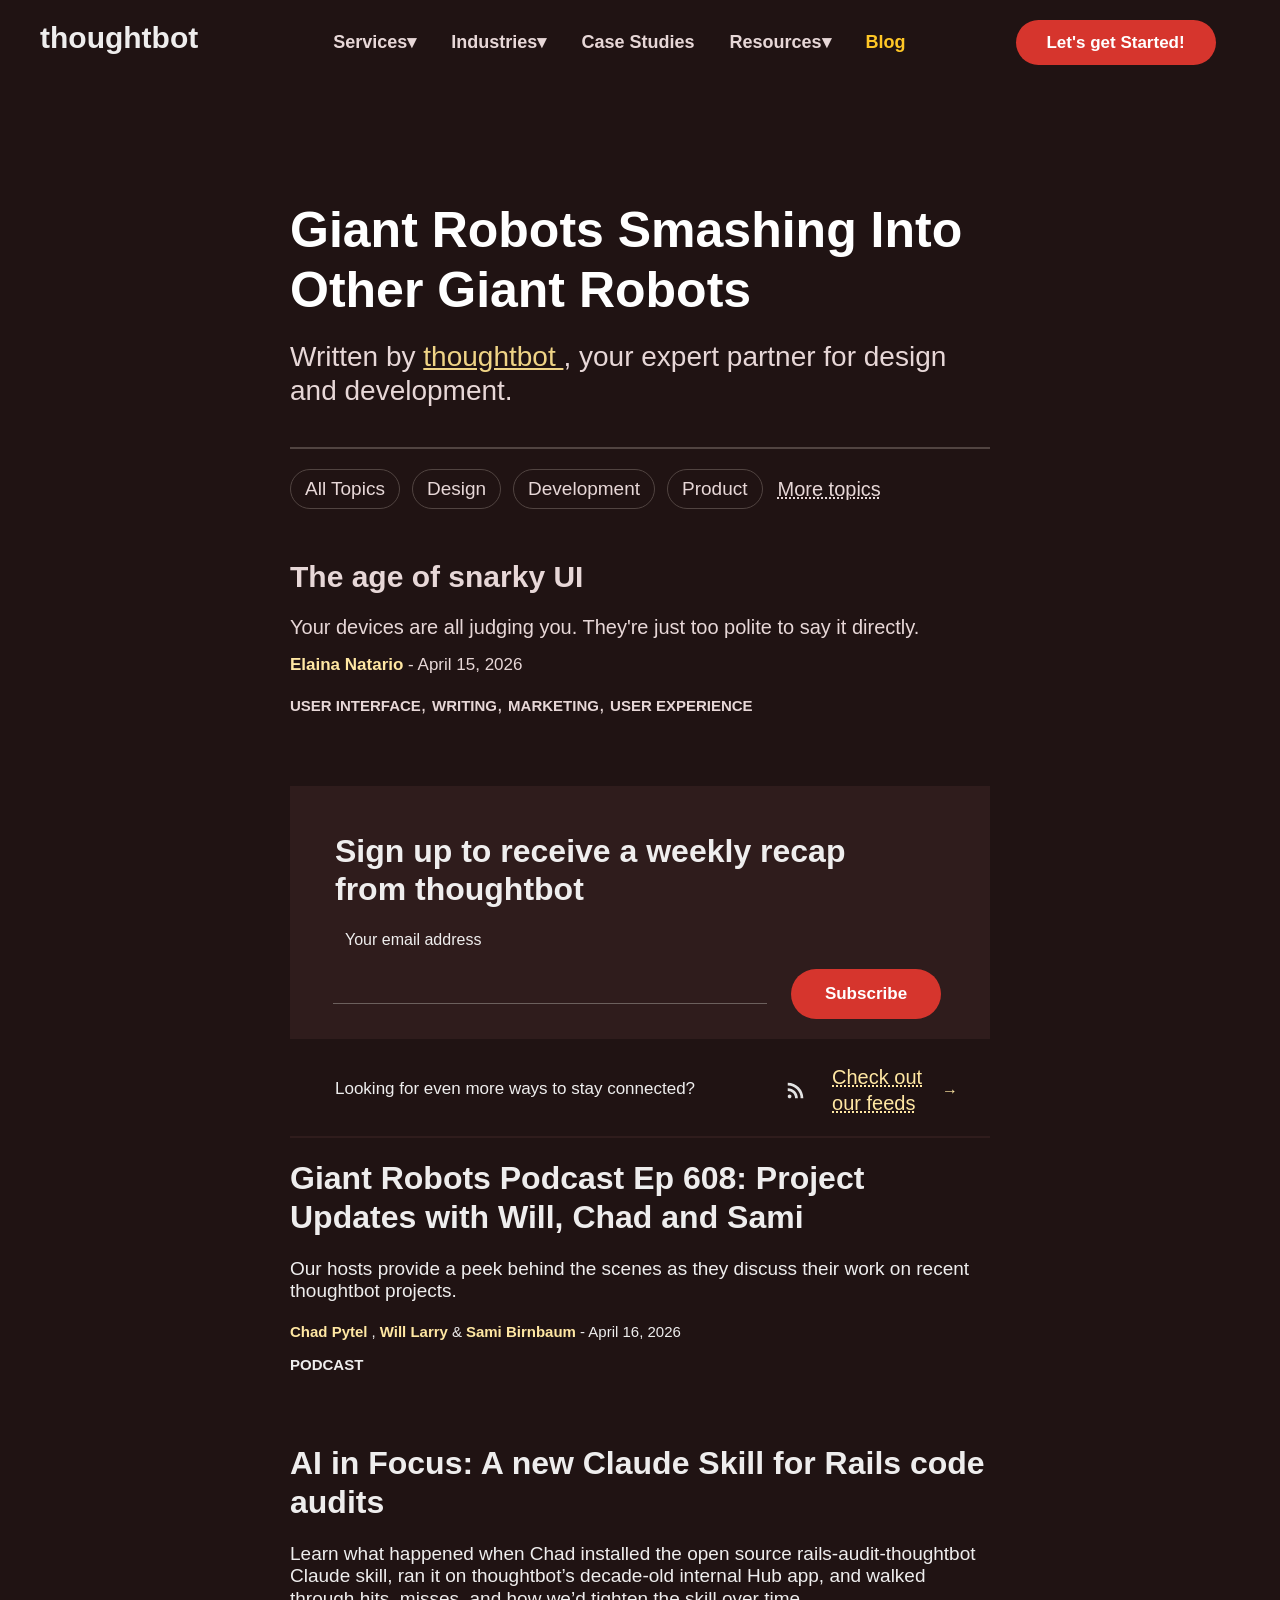
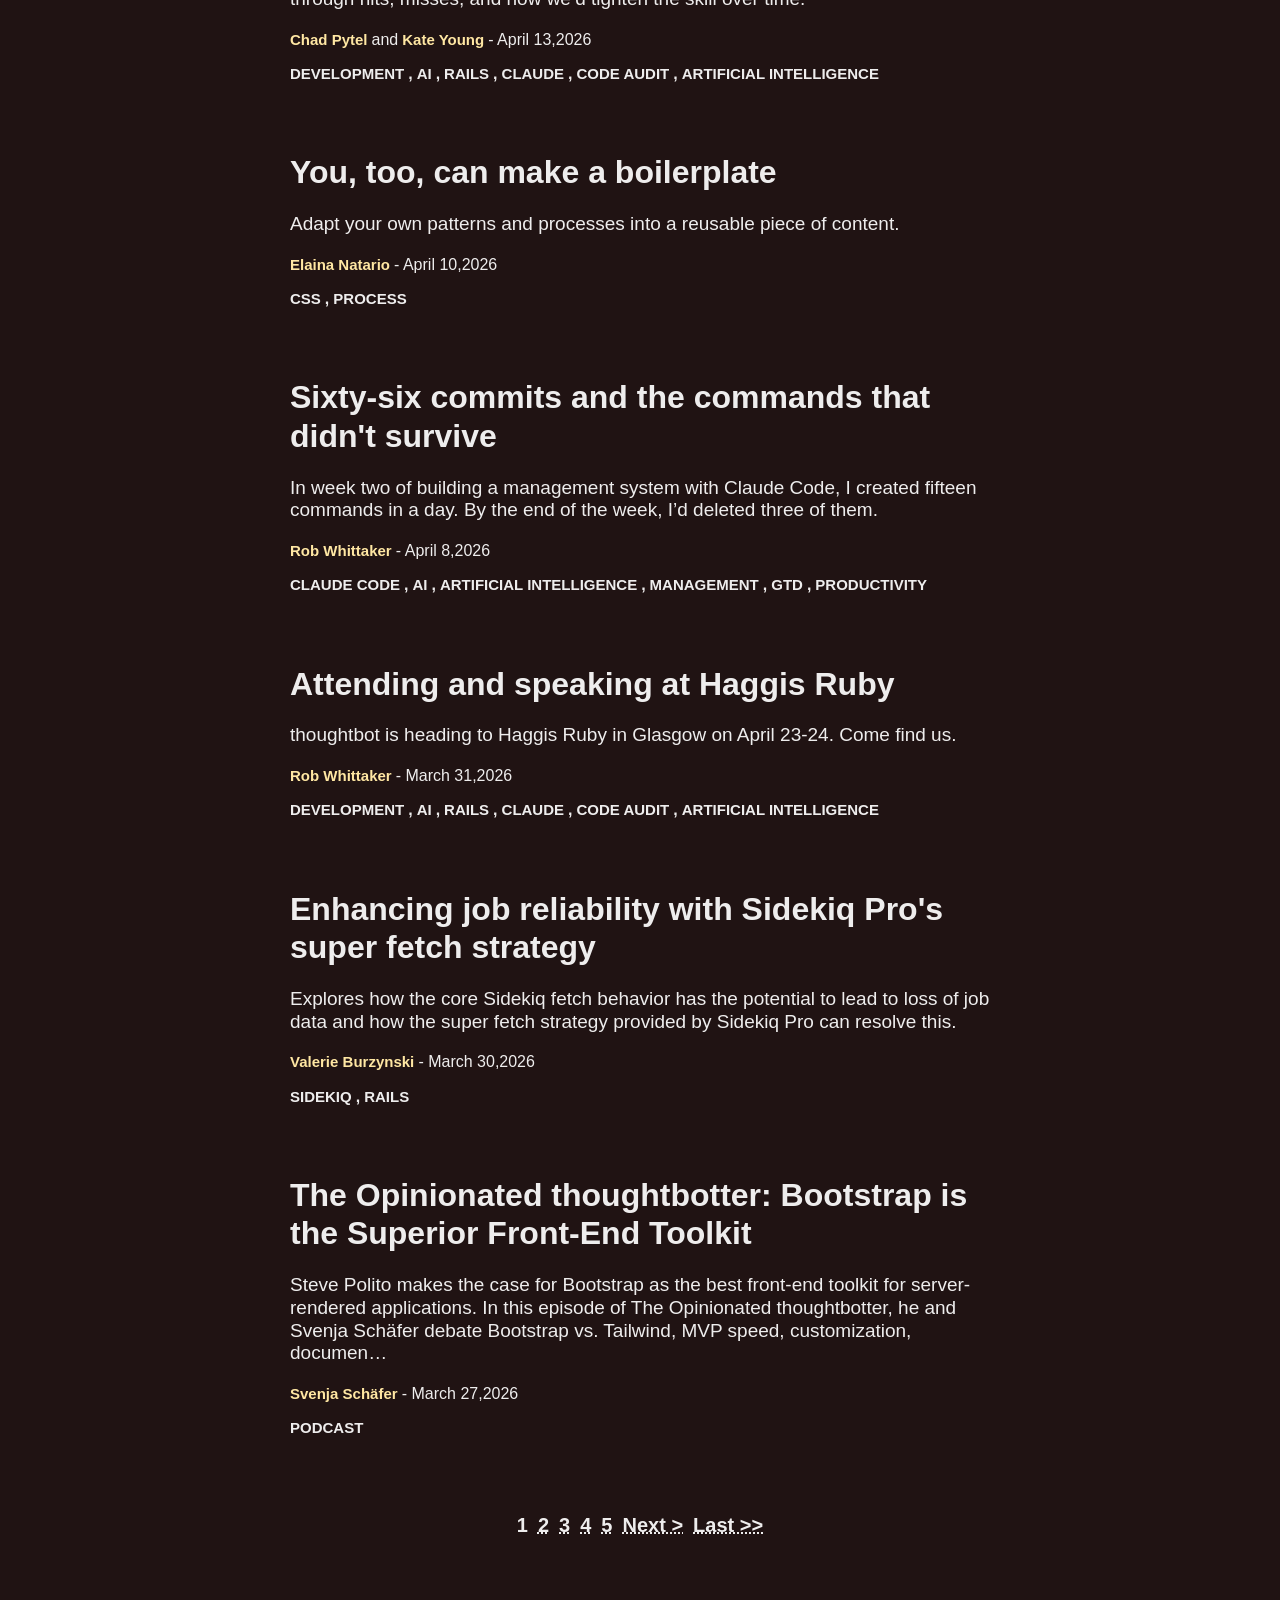
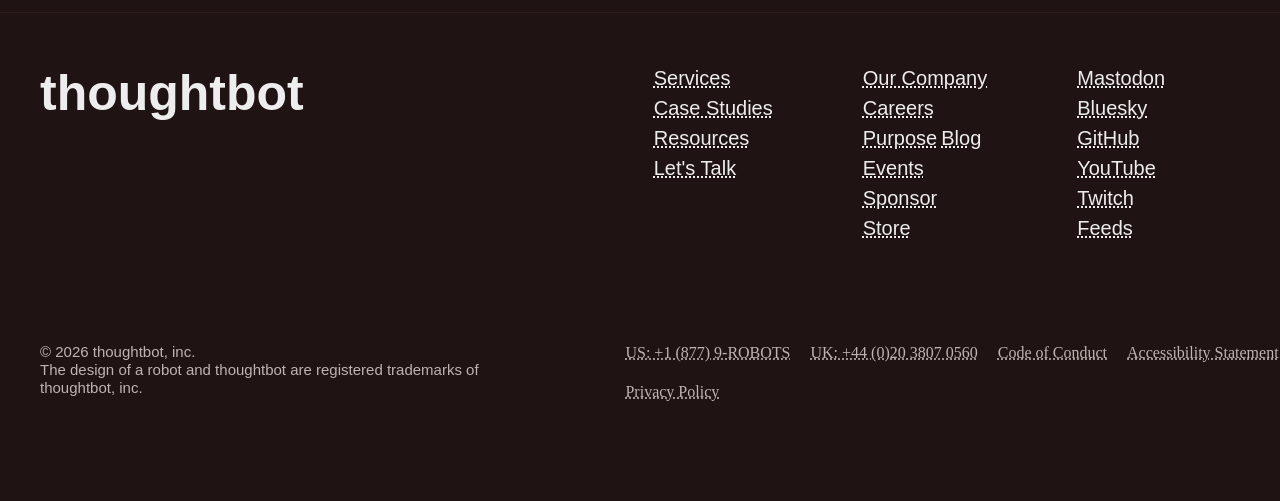
<file: index.html>
<!DOCTYPE html>
<html lang="en">
<head>
    <meta charset="UTF-8">
    <meta name="viewport" content="width=device-width, initial-scale=1.0">
    <link rel="icon" type="image/png" href="https://media.licdn.com/dms/image/v2/D560BAQHTWk9tPj_2_Q/company-logo_200_200/B56Zb5kL9jHgAM-/0/1747943735474/thoughtbot_inc_logo?e=2147483647&v=beta&t=uCG9yVYvNv3-m1ruzJ1Ehk_AiN-ouPMxcxvMasf_CIo">
    <title>Giant Robots: thoughtbot Blog</title>
    <link rel="stylesheet" href="thoughtbot page.css">
    <link rel="stylesheet" href="https://cdnjs.cloudflare.com/ajax/libs/font-awesome/6.5.0/css/all.min.css">
</head>
<body>
    <div class="header">
        <a href="" class="thoughtbotheader">thoughtbot</a>
        <div class="dropdowns">
        <span>Services▾</span>
        <span>Industries▾</span>
        <a href="" class="CaseStudies">Case Studies</a>
        <span>Resources▾</span> 
        <a href="" class="Blog">Blog</a>
        <button>Let's get Started!</button>
    </div>
    </div>

    <div class="container">
    <h1 class="paragraphone">Giant Robots Smashing Into Other Giant Robots</h1>
    <p class="thoughtbotlink">Written by <a href="https://thoughtbot.com/"> thoughtbot </a>, your expert partner for design and development.</p>
    <hr class="divider">
    <div class="topics">
    <div class="buttons">
        <button>All Topics</button>
        <button>Design</button>
        <button>Development</button>
        <button>Product</button>
    </div>
    <div class="moretopics">More topics</div>
</div>
<div class="paragraphtwo">
    <h2 class="p2head">The age of snarky UI</h2>
    <p class="p2subtext"> Your devices are all judging you. They're just too polite to say it directly.</p>
    <p> <a href="#" class="author1"> Elaina Natario </a> <span class="author1date">- April 15, 2026</span></p>
    <div class="p2articles">
        <a href="">USER INTERFACE</a>,
        <a href="">WRITING</a>, 
        <a href="">MARKETING</a>, 
        <a href="">USER EXPERIENCE</a>
    </div>
</div>
<div class="subscribe">
<h1 class="subscribetext">Sign up to receive a weekly recap from thoughtbot</h1>
<div class="subscribeform">  
<p class="emailprompt">Your email address</p>
<input type="email" class="emailinput">
<button class="subscribebutton">Subscribe</button>
</div>
</div>
    <div class="feedsection">
    <div class="feedtext">Looking for even more ways to stay connected? </div>
    <div class="morefeed">
        <img src="wifi icon.svg" class="wifiicon" alt="">
        </div>
        <div class="feed">
        <a href="" class="feedlink">Check out <br> our feeds  </a>  <span class="arrow">&rarr;</span>
    </div>

</div>
<hr class="faintdivider">

<div class="paragraphthree">
    <h1> <a href="" class="p3headlink"> Giant Robots Podcast Ep 608: Project Updates with Will, Chad and Sami </a></h1>
    <p class="p3subtext">Our hosts provide a peek behind the scenes as they discuss their work on recent thoughtbot projects.</p>
    <div class="p3authors">
    <a href="">Chad Pytel</a> 
    <span>,</span>
    <a href="">Will Larry</a>
    <span>&</span>
    <a href="">Sami Birnbaum</a>
    <span>- April 16, 2026</span>
    </div>
    <p class="podcast">PODCAST</p>
</div>

<div class="paragraphfour">
    <h1 class="p4headlink"> <a href="">AI in Focus: A new Claude Skill for Rails code audits</a></h1>
    <p class="p4subtext">Learn what happened when Chad installed the open source rails-audit-thoughtbot Claude skill, ran it on thoughtbot’s decade-old internal Hub app, and walked through hits, misses, and how we’d tighten the skill over time.</p>
    <div class="p4authors">
    <a href="" class="authors5-6">Chad Pytel</a> <span class="author5date">and</span> <a href="" class="authors5-6">Kate Young</a> <span class="author5date"> - April 13,2026</span> 
</div>
    <div class="p4articlessection">
    <a href="" class="p4articles">DEVELOPMENT</a>
        <span>,</span> 
        <a href="" class="p4articles">AI</a> 
        <span>,</span> 
        <a href="" class="p4articles">RAILS</a> 
        <span>,</span> 
        <a href="" class="p4articles">CLAUDE</a>
        <span>,</span> 
        <a href="" class="p4articles">CODE AUDIT</a> 
        <span>,</span> 
        <a href="" class="p4articles">ARTIFICIAL INTELLIGENCE</a> 
</div>
</div>
<div class="paragraphfive">
    <h1 class="p5headlink"> <a href="">You, too, can make a boilerplate</a></h1>
    <p class="p5subtext">Adapt your own patterns and processes into a reusable piece of content.</p>
    <div class="p5authors">
        <a href="" class="author7">Elaina Natario</a> <span class="author7date"> - April 10,2026</span>
        </div>
    <div class="p5articlessection">
    <a href="" class="p5articles">CSS</a>
        <span>,</span> 
        <a href="" class="p5articles">PROCESS</a>  
</div>
</div>
<div class="paragraphsix">
    <h1 class="p6headlink"> <a href="">Sixty-six commits and the commands that didn't survive</a></h1>
    <p class="p6subtext">In week two of building a management system with Claude Code, I created fifteen commands in a day. By the end of the week, I’d deleted three of them.</p>
    <div class="p6authors">
        <a href="" class="author8">Rob Whittaker </a> <span class="author8date"> - April 8,2026</span>
        </div>
    <div class="p6articlessection">
    <a href="" class="p6articles">CLAUDE CODE</a>
        <span>,</span> 
        <a href="" class="p6articles">AI</a> 
        <span>,</span> 
        <a href="" class="p6articles">ARTIFICIAL INTELLIGENCE</a> 
        <span>,</span> 
        <a href="" class="p6articles">MANAGEMENT</a>
        <span>,</span> 
        <a href="" class="p6articles">GTD</a> 
        <span>,</span> 
        <a href="" class="p6articles">PRODUCTIVITY</a> 
</div>
</div>
<div class="paragraphseven">
    <h1 class="p7headlink"> <a href="">Attending and speaking at Haggis Ruby</a></h1>
    <p class="p7subtext">thoughtbot is heading to Haggis Ruby in Glasgow on April 23-24. Come find us.</p>
    <div class="p7authors"><a href="" class="author9">Rob Whittaker</a> <span class="author9date"> - March 31,2026</span>
        </div>
    <div class="p7articlessection">
    <a href="" class="p7articles">DEVELOPMENT</a>
        <span>,</span> 
        <a href="" class="p7articles">AI</a> 
        <span>,</span> 
        <a href="" class="p7articles">RAILS</a> 
        <span>,</span> 
        <a href="" class="p7articles">CLAUDE</a>
        <span>,</span> 
        <a href="" class="p7articles">CODE AUDIT</a> 
        <span>,</span> 
        <a href="" class="p7articles">ARTIFICIAL INTELLIGENCE</a> 
</div>
</div>
<div class="paragrapheight">
    <h1 class="p8headlink"> <a href="">Enhancing job reliability with Sidekiq Pro's super fetch strategy</a></h1>
    <p class="p8subtext">Explores how the core Sidekiq fetch behavior has the potential to lead to loss of job data and how the super fetch strategy provided by Sidekiq Pro can resolve this.</p>
    <div class="p8authors"><a href="" class="author10">Valerie Burzynski </a> <span class="author10date"> - March 30,2026</span>
        </div>
    <div class="p8articlessection">
    <a href="" class="p8articles">SIDEKIQ</a>
        <span>,</span> 
        <a href="" class="p8articles">RAILS</a> 
</div>
</div>

<div class="paragraphnine">
    <h1 class="p9headlink"> <a href="">The Opinionated thoughtbotter: Bootstrap is the Superior Front-End Toolkit</a></h1>
    <p class="p9subtext">Steve Polito makes the case for Bootstrap as the best front-end toolkit for server-rendered applications. In this episode of The Opinionated thoughtbotter, he and Svenja Schäfer debate Bootstrap vs. Tailwind, MVP speed, customization, documen…</p>
    <div class="p9authors"><a href="" class="author11">Svenja Schäfer </a> <span class="author11date"> - March 27,2026</span>
    </div>
    <div class="p9articlessection">
    <a href="" class="p9articles">PODCAST</a>
</div>
</div>
<div class="toggle">
<span class="firstpage">1</span>
<div>2</div>
<div>3</div>
<div>4</div>
<div>5</div>
<div>Next ></div>
<div>Last >></div>
</div>
</div>
</div>

<hr class="divider2">

<div class="footersection">
<div class="thoughtbottitle">thoughtbot</div>
<div class="footerlinks">
<div class="footercolumns">
    <div class="column">
<a href="">Services</a>
<a href="">Case Studies</a>
<a href="">Resources</a>
<a href="">Let's Talk</a>
</div>

<div class="column">
<a href="">Our Company</a>
<a href="">Careers</a>
<a href="">Purpose</a>
<a href="">Blog</a>
<a href="">Events</a>
<a href="">Sponsor</a>
<a href="">Store</a>
</div>

<div class="column">
<a href="">Mastodon</a>
<a href="">Bluesky</a>
<a href="">GitHub</a>
<a href="">YouTube</a>
<a href="">Twitch</a>
<a href="">Feeds</a>
</div>
</div>
</div>
</div>

<div class="trademark">
    <div class="copyright">
<div>© 2026 thoughtbot, inc.</div>
<div>The design of a robot and thoughtbot are registered trademarks of thoughtbot, inc.</div>
</div>

<div class="contactsandterms">
<div class="link1">
<a href="">US: +1 (877) 9-ROBOTS</a>
</div>
<div class="link2">
<a href=""> UK: +44 (0)20 3807 0560</a>
</div>
<div class="link3">
<a href="">Code of Conduct</a> 
</div>
<div class="link4">
<a href=""> Accessibility Statement</a>
</div>
<div class="link5">
<a href=""> Privacy Policy</a>
</div>
</div>
</div>
</body>
</html>
</file>
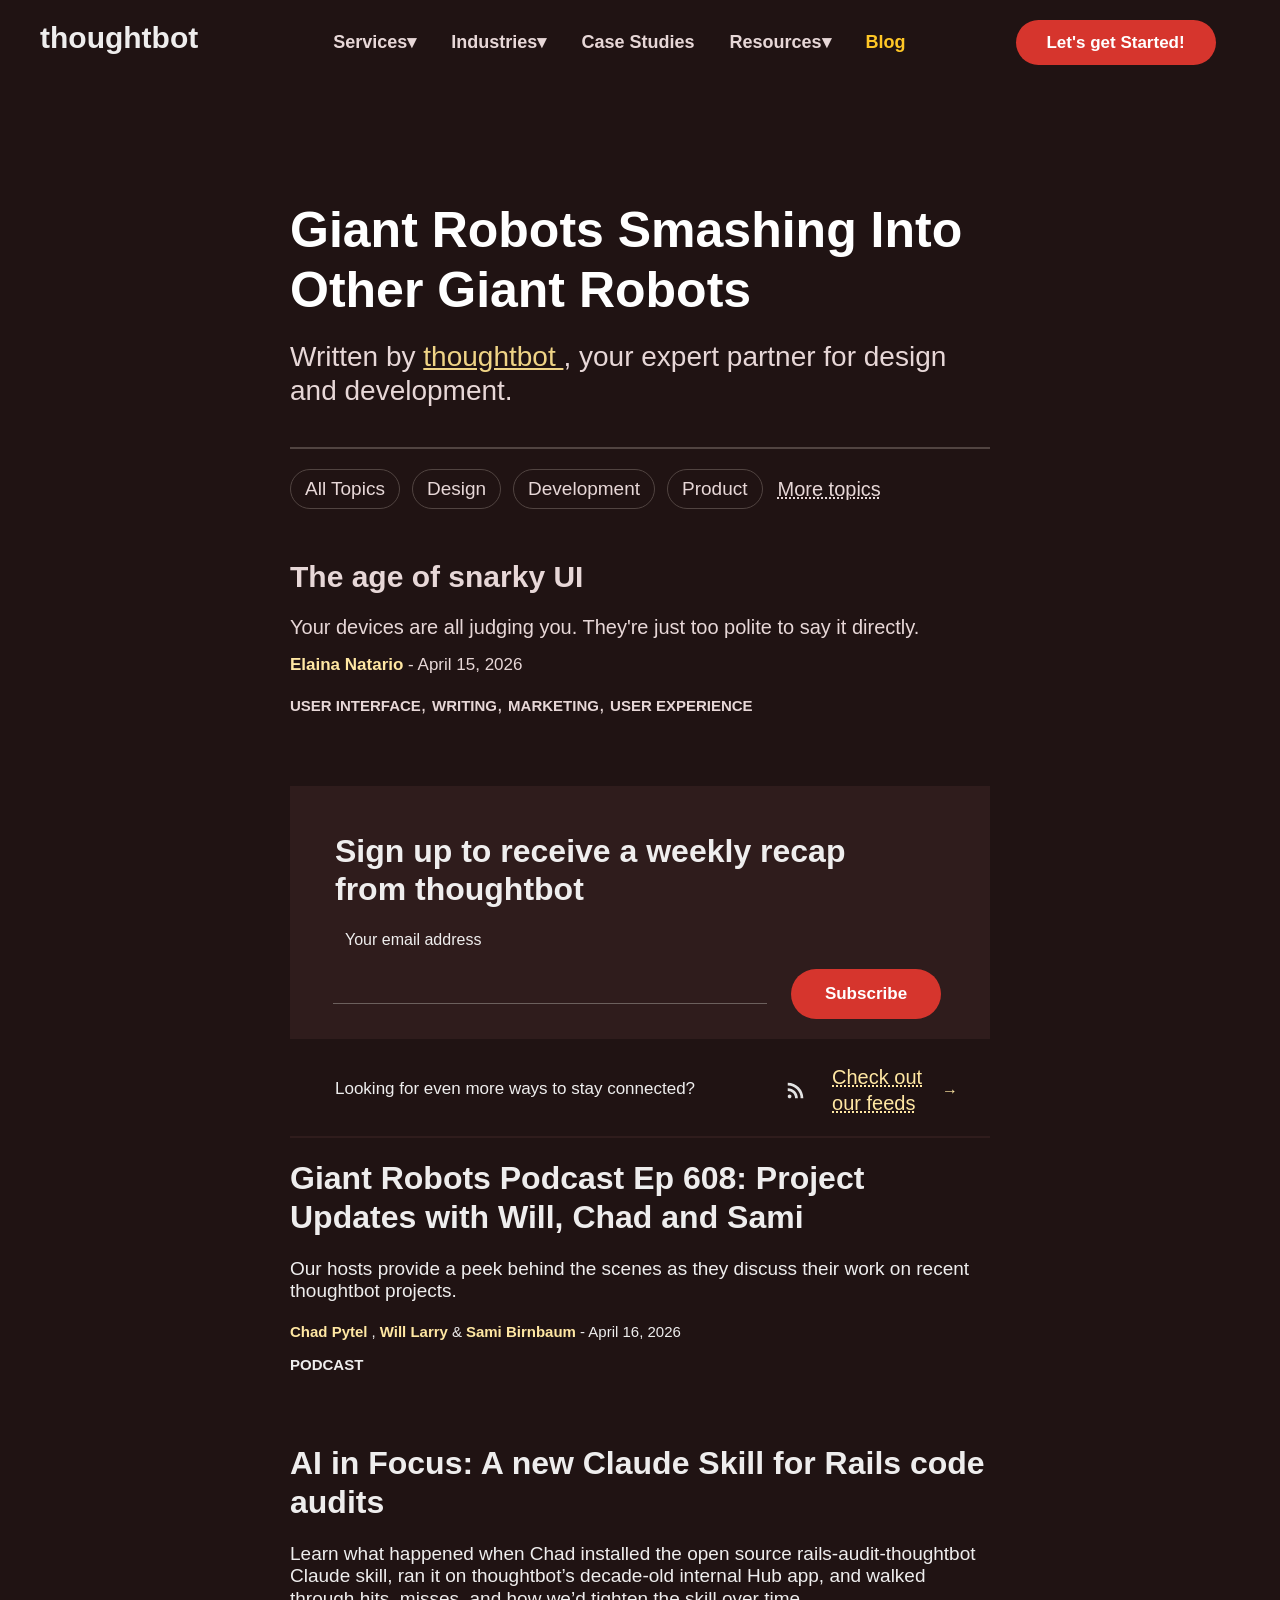
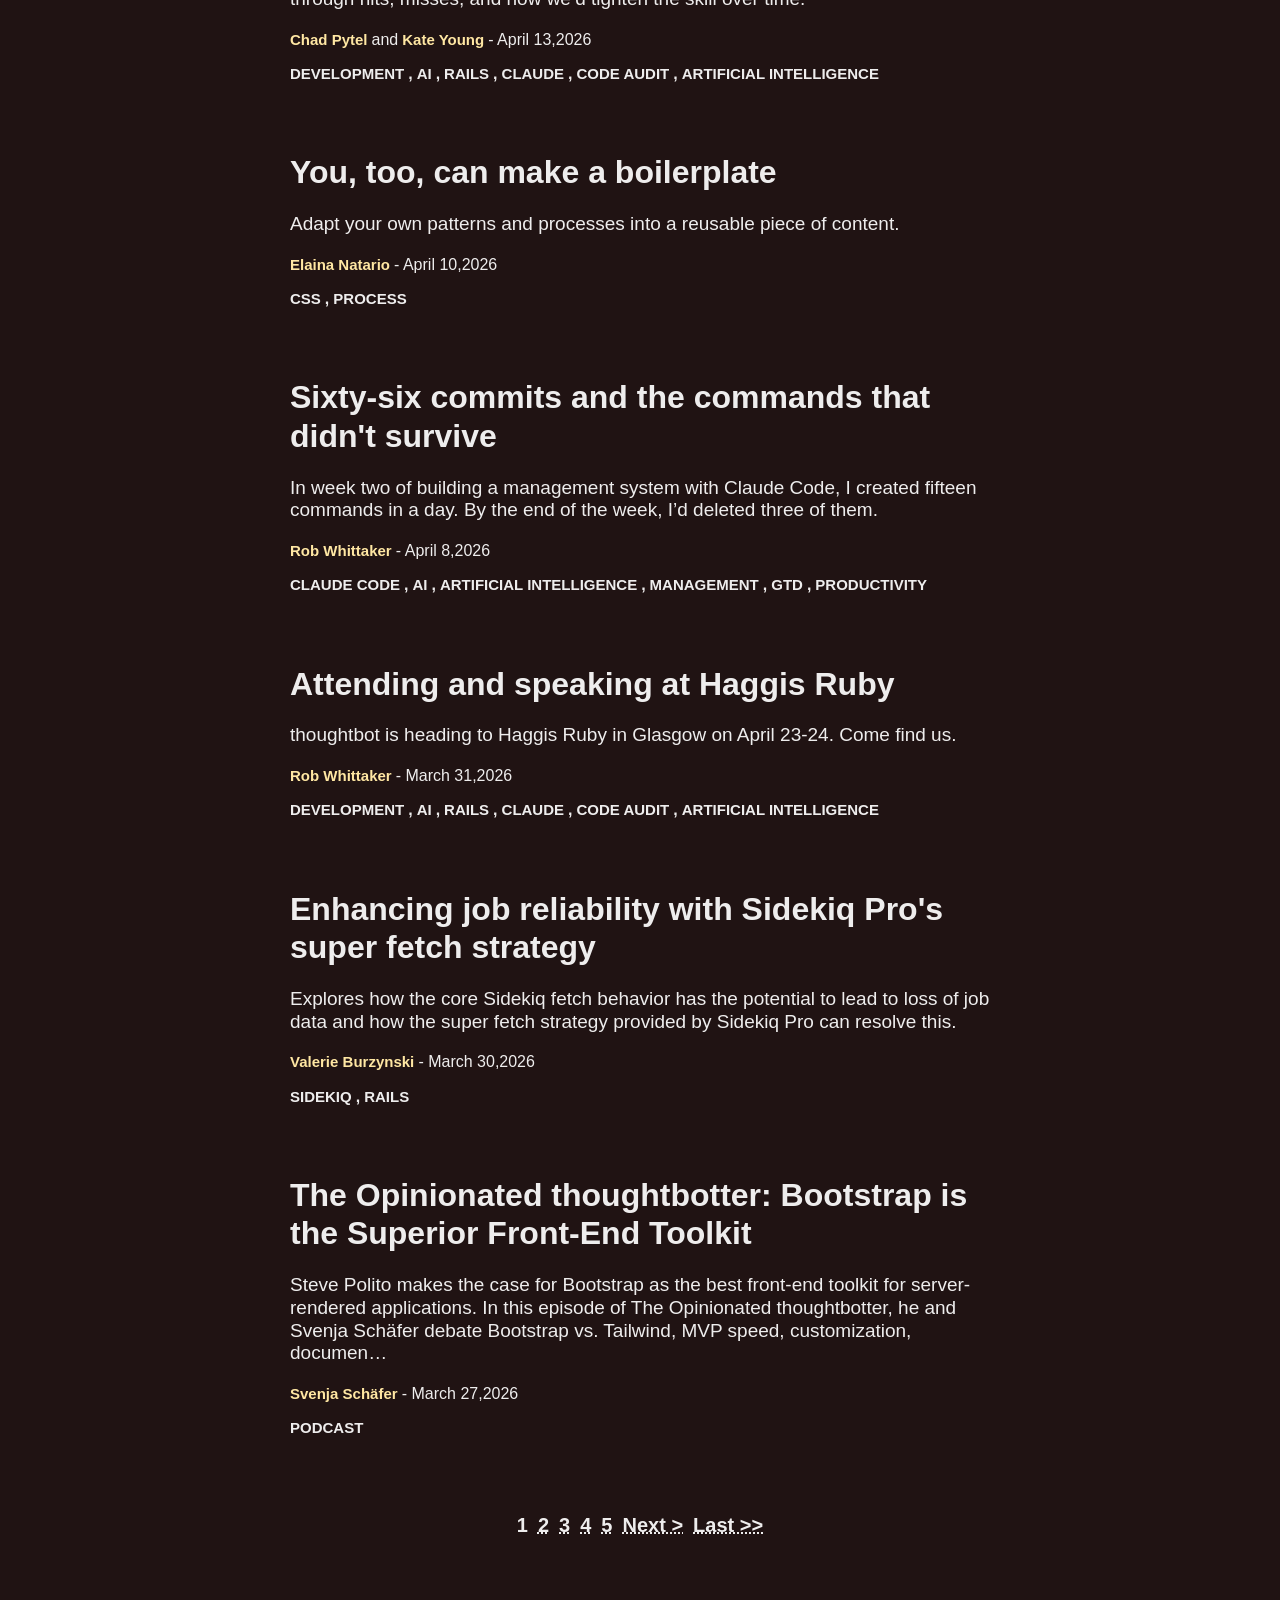
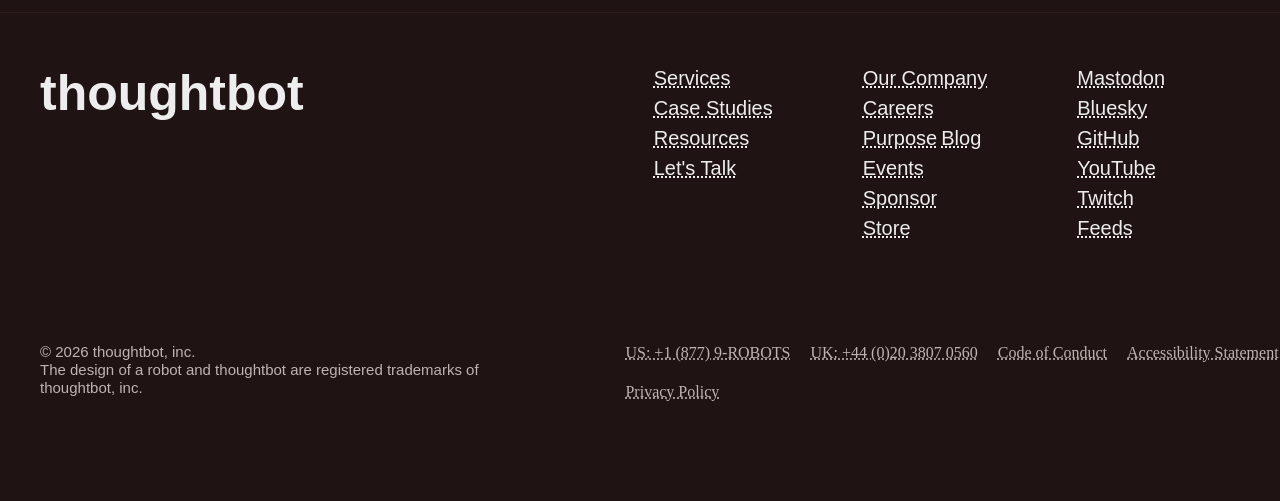
<file: assignment4.html>
<!DOCTYPE html>
<html lang="en">
<head>
    <meta charset="UTF-8">
    <meta name="viewport" content="width=device-width, initial-scale=1.0">
    <link rel="icon" type="image/png" href="https://media.licdn.com/dms/image/v2/D560BAQHTWk9tPj_2_Q/company-logo_200_200/B56Zb5kL9jHgAM-/0/1747943735474/thoughtbot_inc_logo?e=2147483647&v=beta&t=uCG9yVYvNv3-m1ruzJ1Ehk_AiN-ouPMxcxvMasf_CIo">
    <title>Giant Robots: thoughtbot Blog</title>
    <link rel="stylesheet" href="assignment4.css">
    <link rel="stylesheet" href="https://cdnjs.cloudflare.com/ajax/libs/font-awesome/6.5.0/css/all.min.css">
</head>
<body>
    <div class="header">
        <a href="" class="thoughtbotheader">thoughtbot</a>
        <div class="dropdowns">
        <span>Services▾</span>
        <span>Industries▾</span>
        <a href="" class="CaseStudies">Case Studies</a>
        <span>Resources▾</span> 
        <a href="" class="Blog">Blog</a>
        <button>Let's get Started!</button>
    </div>
    </div>

    <div class="container">
    <h1 class="paragraphone">Giant Robots Smashing Into Other Giant Robots</h1>
    <p class="thoughtbotlink">Written by <a href="https://thoughtbot.com/"> thoughtbot </a>, your expert partner for design and development.</p>
    <hr class="divider">
    <div class="topics">
    <div class="buttons">
        <button>All Topics</button>
        <button>Design</button>
        <button>Development</button>
        <button>Product</button>
    </div>
    <div class="moretopics">More topics</div>
</div>
<div class="paragraphtwo">
    <h2 class="p2head">The age of snarky UI</h2>
    <p class="p2subtext"> Your devices are all judging you. They're just too polite to say it directly.</p>
    <p> <a href="#" class="author1"> Elaina Natario </a> <span class="author1date">- April 15, 2026</span></p>
    <div class="p2articles">
        <a href="">USER INTERFACE</a>,
        <a href="">WRITING</a>, 
        <a href="">MARKETING</a>, 
        <a href="">USER EXPERIENCE</a>
    </div>
</div>
<div class="subscribe">
<h1 class="subscribetext">Sign up to receive a weekly recap from thoughtbot</h1>
<div class="subscribeform">  
<p class="emailprompt">Your email address</p>
<input type="email" class="emailinput">
<button class="subscribebutton">Subscribe</button>
</div>
</div>
    <div class="feedsection">
    <div class="feedtext">Looking for even more ways to stay connected? </div>
    <div class="morefeed">
        <img src="wifi icon.svg" class="wifiicon" alt="">
        </div>
        <div class="feed">
        <a href="" class="feedlink">Check out <br> our feeds  </a>  <span class="arrow">&rarr;</span>
    </div>

</div>
<hr class="faintdivider">

<div class="paragraphthree">
    <h1> <a href="" class="p3headlink"> Giant Robots Podcast Ep 608: Project Updates with Will, Chad and Sami </a></h1>
    <p class="p3subtext">Our hosts provide a peek behind the scenes as they discuss their work on recent thoughtbot projects.</p>
    <div class="p3authors">
    <a href="">Chad Pytel</a> 
    <span>,</span>
    <a href="">Will Larry</a>
    <span>&</span>
    <a href="">Sami Birnbaum</a>
    <span>- April 16, 2026</span>
    </div>
    <p class="podcast">PODCAST</p>
</div>

<div class="paragraphfour">
    <h1 class="p4headlink"> <a href="">AI in Focus: A new Claude Skill for Rails code audits</a></h1>
    <p class="p4subtext">Learn what happened when Chad installed the open source rails-audit-thoughtbot Claude skill, ran it on thoughtbot’s decade-old internal Hub app, and walked through hits, misses, and how we’d tighten the skill over time.</p>
    <div class="p4authors">
    <a href="" class="authors5-6">Chad Pytel</a> <span class="author5date">and</span> <a href="" class="authors5-6">Kate Young</a> <span class="author5date"> - April 13,2026</span> 
</div>
    <div class="p4articlessection">
    <a href="" class="p4articles">DEVELOPMENT</a>
        <span>,</span> 
        <a href="" class="p4articles">AI</a> 
        <span>,</span> 
        <a href="" class="p4articles">RAILS</a> 
        <span>,</span> 
        <a href="" class="p4articles">CLAUDE</a>
        <span>,</span> 
        <a href="" class="p4articles">CODE AUDIT</a> 
        <span>,</span> 
        <a href="" class="p4articles">ARTIFICIAL INTELLIGENCE</a> 
</div>
</div>
<div class="paragraphfive">
    <h1 class="p5headlink"> <a href="">You, too, can make a boilerplate</a></h1>
    <p class="p5subtext">Adapt your own patterns and processes into a reusable piece of content.</p>
    <div class="p5authors">
        <a href="" class="author7">Elaina Natario</a> <span class="author7date"> - April 10,2026</span>
        </div>
    <div class="p5articlessection">
    <a href="" class="p5articles">CSS</a>
        <span>,</span> 
        <a href="" class="p5articles">PROCESS</a>  
</div>
</div>
<div class="paragraphsix">
    <h1 class="p6headlink"> <a href="">Sixty-six commits and the commands that didn't survive</a></h1>
    <p class="p6subtext">In week two of building a management system with Claude Code, I created fifteen commands in a day. By the end of the week, I’d deleted three of them.</p>
    <div class="p6authors">
        <a href="" class="author8">Rob Whittaker </a> <span class="author8date"> - April 8,2026</span>
        </div>
    <div class="p6articlessection">
    <a href="" class="p6articles">CLAUDE CODE</a>
        <span>,</span> 
        <a href="" class="p6articles">AI</a> 
        <span>,</span> 
        <a href="" class="p6articles">ARTIFICIAL INTELLIGENCE</a> 
        <span>,</span> 
        <a href="" class="p6articles">MANAGEMENT</a>
        <span>,</span> 
        <a href="" class="p6articles">GTD</a> 
        <span>,</span> 
        <a href="" class="p6articles">PRODUCTIVITY</a> 
</div>
</div>
<div class="paragraphseven">
    <h1 class="p7headlink"> <a href="">Attending and speaking at Haggis Ruby</a></h1>
    <p class="p7subtext">thoughtbot is heading to Haggis Ruby in Glasgow on April 23-24. Come find us.</p>
    <div class="p7authors"><a href="" class="author9">Rob Whittaker</a> <span class="author9date"> - March 31,2026</span>
        </div>
    <div class="p7articlessection">
    <a href="" class="p7articles">DEVELOPMENT</a>
        <span>,</span> 
        <a href="" class="p7articles">AI</a> 
        <span>,</span> 
        <a href="" class="p7articles">RAILS</a> 
        <span>,</span> 
        <a href="" class="p7articles">CLAUDE</a>
        <span>,</span> 
        <a href="" class="p7articles">CODE AUDIT</a> 
        <span>,</span> 
        <a href="" class="p7articles">ARTIFICIAL INTELLIGENCE</a> 
</div>
</div>
<div class="paragrapheight">
    <h1 class="p8headlink"> <a href="">Enhancing job reliability with Sidekiq Pro's super fetch strategy</a></h1>
    <p class="p8subtext">Explores how the core Sidekiq fetch behavior has the potential to lead to loss of job data and how the super fetch strategy provided by Sidekiq Pro can resolve this.</p>
    <div class="p8authors"><a href="" class="author10">Valerie Burzynski </a> <span class="author10date"> - March 30,2026</span>
        </div>
    <div class="p8articlessection">
    <a href="" class="p8articles">SIDEKIQ</a>
        <span>,</span> 
        <a href="" class="p8articles">RAILS</a> 
</div>
</div>

<div class="paragraphnine">
    <h1 class="p9headlink"> <a href="">The Opinionated thoughtbotter: Bootstrap is the Superior Front-End Toolkit</a></h1>
    <p class="p9subtext">Steve Polito makes the case for Bootstrap as the best front-end toolkit for server-rendered applications. In this episode of The Opinionated thoughtbotter, he and Svenja Schäfer debate Bootstrap vs. Tailwind, MVP speed, customization, documen…</p>
    <div class="p9authors"><a href="" class="author11">Svenja Schäfer </a> <span class="author11date"> - March 27,2026</span>
    </div>
    <div class="p9articlessection">
    <a href="" class="p9articles">PODCAST</a>
</div>
</div>
<div class="toggle">
<span class="firstpage">1</span>
<div>2</div>
<div>3</div>
<div>4</div>
<div>5</div>
<div>Next ></div>
<div>Last >></div>
</div>
</div>
</div>

<hr class="divider2">

<div class="footersection">
<div class="thoughtbottitle">thoughtbot</div>
<div class="footerlinks">
<div class="footercolumns">
    <div class="column">
<a href="">Services</a>
<a href="">Case Studies</a>
<a href="">Resources</a>
<a href="">Let's Talk</a>
</div>

<div class="column">
<a href="">Our Company</a>
<a href="">Careers</a>
<a href="">Purpose</a>
<a href="">Blog</a>
<a href="">Events</a>
<a href="">Sponsor</a>
<a href="">Store</a>
</div>

<div class="column">
<a href="">Mastodon</a>
<a href="">Bluesky</a>
<a href="">GitHub</a>
<a href="">YouTube</a>
<a href="">Twitch</a>
<a href="">Feeds</a>
</div>
</div>
</div>
</div>

<div class="trademark">
    <div class="copyright">
<div>© 2026 thoughtbot, inc.</div>
<div>The design of a robot and thoughtbot are registered trademarks of thoughtbot, inc.</div>
</div>

<div class="contactsandterms">
<div class="link1">
<a href="">US: +1 (877) 9-ROBOTS</a>
</div>
<div class="link2">
<a href=""> UK: +44 (0)20 3807 0560</a>
</div>
<div class="link3">
<a href="">Code of Conduct</a> 
</div>
<div class="link4">
<a href=""> Accessibility Statement</a>
</div>
<div class="link5">
<a href=""> Privacy Policy</a>
</div>
</div>
</div>
</body>
</html>
</file>
<file: thoughtbot page.css>
body {
    margin: 0;
    background-color: #201313;
    line-height: 1.2;
    padding-bottom: 100px;
}

.header{
    padding-top: 20px;
    display: flex;
    position: fixed;
    top: 0;
    width: 100%;
    background-color: #201313;
}

.thoughtbotheader{
    font-family: Arial, Helvetica, sans-serif;
    font-size: 30px;
    font-weight: bold;
    padding-left: 40px;
    text-decoration: none;
    color: rgba(255, 255, 255, 0.927);
}

.dropdowns{
    margin-left: 120px;
    font-family: Arial, Helvetica, sans-serif;
    font-size: 18px;
    color: rgba(241, 226, 226, 0.954);
    font-weight: bold;
}

.CaseStudies{
    text-decoration: none;
    color: rgba(241, 226, 226, 0.954);
    padding: 0 15px 0 15px;
}

.CaseStudies:hover{
    color: #FFC726;
    text-decoration: underline;
    transition: 0.3s ease;
}

.Blog{
    padding: 0 15px 0 15px;
    color: #FFC726;
    text-decoration: none;
}

.Blog:hover{
    text-decoration: underline;
    transition: 0.3s ease;
}

.dropdowns span{
    padding: 0 15px 0 15px;
}

.dropdowns span:hover{
    color: #FFC726;
    text-decoration: underline;
    transform: 0.2s ease;
    cursor: pointer;
}

.dropdowns button{
    cursor: pointer;
    border-radius: 999px;
    background-color: #d6352d;
    color: white;
    border: none;
    margin-left: 90px;
    width: 200px;
    height: 45px;
    font-weight: bold;
    font-size: 17px;
    justify-content: center;
}

.dropdowns button:hover{
    background-color: #CE2D2D;
    transform: scale(1.05);
    border: solid black;
}

.container{
    max-width: 700px;
    margin: 0 auto;
}

.paragraphone{
    font-family: Arial, Helvetica, sans-serif;
    font-weight: bold;
    color: white;
    font-size: 50px;
    margin: 200px 0 20px 0;
}

.thoughtbotlink{
    font-size: 28px;
    font-family: Arial, Helvetica, sans-serif;
    font-weight: 300;
    color: rgba(241, 226, 226, 0.954);
    margin: 0 auto;
}

.thoughtbotlink a{
    color: #efd486;
    text-decoration: underline;
}

.thoughtbotlink a:hover{
    text-decoration: none;
    color: #FFC726;
    transition: 0.3s;
}

.divider {
    border: none;
    height: 2px;
    background-color: #514441;
    margin: 40px 0 20px 0;
}

.topics {
    display: flex;
    align-items: center;
    gap: 15px;
}

.buttons{
    display: flex;
    gap: 12px;
    flex-wrap: wrap;
}

.buttons button {
    background: transparent;
    border: 1px solid #514441;
    color:  rgba(241, 226, 226, 0.954);
    padding: 8px 14px;
    border-radius: 999px; /* makes pill shape */
    font-size: 19px;
    cursor: pointer;
}

.buttons button:hover {
    background-color: #FFE7A3;
    color: black;
    transition: color 0.2s ease;
}


.moretopics {
    color:  rgba(241, 226, 226, 0.954);
    cursor: pointer;
    font-family: Arial, Helvetica, sans-serif;
    font-size: 20px;
    text-decoration: underline dotted;
}

.moretopics:hover {
    color: #FFC726;
    transition: color 0.3s ease;
    text-decoration: none;
}

.p2head{
    font-family: Arial, Helvetica, sans-serif;
    color: rgba(241, 226, 226, 0.954);
    font-size: 30px;
    margin: 50px 0 20px 0;
}

.author1{
    font-size: 17px;
    font-weight: bold;
    color:  #FFE7A3;
    text-decoration: none;
    font-family: Arial, Helvetica, sans-serif;
}

.author1:hover {
    color: #FFC726;
}

.author1date {
    font-size: 17px;
    color: rgba(241, 226, 226, 0.954);
    font-family: Arial, Helvetica, sans-serif;
}

.paragraphtwo{
    margin-bottom: 70px;
}

.p2subtext{
    font-family: Arial, Helvetica, sans-serif;
    color: rgba(241, 226, 226, 0.954);
    font-size: 20px;
    margin: 0px 0 10px 0;
}

.p2articles{
    font-family: Arial, Helvetica, sans-serif;
    color: rgba(241, 226, 226, 0.954);
    font-size: 20px;
}

.p2articles a{
    font-family: Arial, Helvetica, sans-serif;
    color: rgba(241, 226, 226, 0.954);
    font-size: 15px;
    text-decoration: none;
    font-weight: bold;
}

.p2articles a:hover{
    transition: 0.2s ease;
    color: #FFC726;
}


.emailform {
    display: flex;
    align-items: center;
    gap: 20px;
}


.subscribe {
    background-color: #2F1C1C;
    padding: 5px 20px 0px 15px;
}

.subscribetext{
    font-family: Arial, Helvetica, sans-serif;
    font-weight: bold;
    color: rgba(255, 255, 255, 0.927);
    padding: 20px 20px 0 30px ;
    max-width: 550px;
}

.emailprompt{
    color: rgba(255, 255, 255, 0.927);
    font-family: Arial, Helvetica, sans-serif;
    margin: 0 0 0 15px;
    border: none;
    background: transparent;
    width: 100%;
    padding: 0 0 0 25px;
}

.emailinput {
    background: transparent;
    border: none;
    outline: none;
    border-bottom: 1px solid #6C605D;
    width: 430px;
    caret-color: white;
    margin-left: 28px;  
}

.emailinput:hover {
    border-bottom: 1px solid white;
    transition: 0.3s ease;
}

.emailinput:focus {
    border-bottom: 1px solid #d6352d;
    color: white;
    font-size: 20px;
}

.subscribebutton {
    cursor: pointer;
    border-radius: 999px;
    background-color: #d6352d;
    color: white;
    border: none;
    margin: 20px;
    width: 150px;
    height: 50px;
    font-weight: bold;
    font-size: 17px;
    justify-content: center;
}

.subscribebutton:hover{
    background-color: #CE2D2D;
    transform: scale(1.05);
    border: solid black;
}

.feedtext{
    font-family: Arial, Helvetica, sans-serif;
    margin: 40px 0px 10px 45px;
    color: rgba(255, 255, 255, 0.927);
    font-size: 17px;  
}

.feedlink{
    font-family: Arial, Helvetica, sans-serif;
    font-size: 20px;
    text-decoration: underline dotted;
    margin-left: 20px;
    display: inline-block;
    line-height: 1.3;
    color: #FFE7A3;
}

.arrow{
    margin-left: 20px;
}

.feedsection{
    display: flex;
}

.feed {
    margin: 25px 0 5px 5px;
    display: flex;
    align-items: center;
    cursor: pointer;
}

.feedlink,
.arrow {
    color: #FFE7A3;
    transition: 0.3s ease;
}

.feed:hover .feedlink,
.feed:hover .arrow {
    color: #FFC726;
    text-decoration: none;
}


.morefeed{
    display: flex;
    align-items: center;
    margin-left: 90px;
    margin-top: 20px;
}

.wifiicon{
    width: 22px;
    height: 22px;
    color: #FFE7A3;
}

.faintdivider{
    border: none;
    height: 1.5px;
    background-color: #2F1C1C;
    margin: 15px 0 20px 0;  
}

.authorsection{
    display: flex;
    align-items: center;
}


.p3headlink{
    font-family: Arial, Helvetica, sans-serif;
    color: rgba(255, 255, 255, 0.927);
    text-decoration: none;
}

.p3headlink:hover{
    color: #FFC726;
    transition: 0.3s ease;
}

.p3subtext{
    font-family: Arial, Helvetica, sans-serif;
    font-size: 19px;
    color: rgba(255, 255, 255, 0.927);
    max-width: 1000px;
}

.p3authors{
    margin-bottom: 15px;
}

.p3authors a{
    text-decoration: none;
    color: #FFE7A3;
    font-family: Arial, Helvetica, sans-serif;
    font-size: 15px;
    font-weight: bold;
}

.p3authors span{
    font-family: Arial, Helvetica, sans-serif;
    font-size: 15px;
    color: rgba(255, 255, 255, 0.927);
}

.p3authors a:hover{
    color: #FFC726;
    transition: 0.3s ease;
}

.sign{
    font-size: 15px;
    font-family: Arial, Helvetica, sans-serif;
    font-weight: bold;
    color:  rgba(255, 255, 255, 0.927);
    padding-left: 3px;
    padding-right: 3px;
}

.podcast{
    color: rgba(255, 255, 255, 0.927);
    font-family: Arial, Helvetica, sans-serif;
    font-weight: bold;
    font-size: 15px;
    margin-bottom: 70px;
}

.podcast:hover{
    color: #FFC726;
    transition: 0.2s ease;
    cursor: pointer;
}

.paragraphfour{
    margin-bottom: 10px;
}

.p4headlink a{
    font-family: Arial, Helvetica, sans-serif;
    color: rgba(255, 255, 255, 0.927);
    font-weight: bold;
    max-width: 700px;
    text-decoration: none;
}

.p4headlink a:hover{
    color: #FFC726;
    transition: 0.2 ease;
    cursor: pointer;
}

.p4subtext{
    color: rgba(255, 255, 255, 0.927);
    font-family: Arial, Helvetica, sans-serif;
    font-size: 19px;
}

.authors5-6{
    font-family: Arial, Helvetica, sans-serif;
    font-weight: bold;
    font-size: 15px;
    color: #FFE7A3;
    text-decoration: none;
}

.p4authors{
    margin-bottom: 15px;
}

.authors5-6:hover{
    color: #FFC726;
    cursor: pointer;
    transition: 0.2s ease;
}

.author5date{
    color: rgba(255, 255, 255, 0.927);
    font-family: Arial, Helvetica, sans-serif;
}

.p4articles{
    font-family: Arial, Helvetica, sans-serif;
    font-weight: bold;
    font-size: 15px;
    color: rgba(255, 255, 255, 0.927);
    text-decoration: none;
}

.p4articles:hover{
    color: #FFC726;
}

.p4articlessection span{
    font-family: Arial, Helvetica, sans-serif;
    font-weight: bold;
    color: rgba(255, 255, 255, 0.927);
    transition: 0.3s ease;
}

.p4articlessection{
    margin-bottom: 70px;
}

.p5headlink a{
    font-family: Arial, Helvetica, sans-serif;
    color: rgba(255, 255, 255, 0.927);
    font-weight: bold;
    max-width: 700px;
    text-decoration: none;
}

.p5headlink a:hover{
    color: #FFC726;
    transition: 0.2 ease;
    cursor: pointer;
}

.p5subtext{
    color: rgba(255, 255, 255, 0.927);
    font-family: Arial, Helvetica, sans-serif;
    font-size: 19px;
}

.author7{
    font-family: Arial, Helvetica, sans-serif;
    font-weight: bold;
    font-size: 15px;
    color: #FFE7A3;
    text-decoration: none;
}

.author7:hover{
    color: #FFC726;
    cursor: pointer;
    transition: 0.2s ease;
}

.author7date{
    color: rgba(255, 255, 255, 0.927);
    font-family: Arial, Helvetica, sans-serif;
}

.p5authors{
    margin-bottom: 15px;
}

.p5articles{
    font-family: Arial, Helvetica, sans-serif;
    font-weight: bold;
    font-size: 15px;
    color: rgba(255, 255, 255, 0.927);
    text-decoration: none;
}

.p5articles:hover{
    color: #FFC726;
}

.p5articlessection span{
    font-family: Arial, Helvetica, sans-serif;
    font-weight: bold;
    color: rgba(255, 255, 255, 0.927);
    transition: 0.3s ease;
}

.p5articlessection{
    margin-bottom: 70px;
}


.p6headlink a{
    font-family: Arial, Helvetica, sans-serif;
    color: rgba(255, 255, 255, 0.927);
    font-weight: bold;
    max-width: 700px;
    text-decoration: none;
}

.p6headlink a:hover{
    color: #FFC726;
    transition: 0.2 ease;
    cursor: pointer;
}

.p6subtext{
    color: rgba(255, 255, 255, 0.927);
    font-family: Arial, Helvetica, sans-serif;
    font-size: 19px;
}

.author8{
    font-family: Arial, Helvetica, sans-serif;
    font-weight: bold;
    font-size: 15px;
    color: #FFE7A3;
    text-decoration: none;
}

.author8:hover{
    color: #FFC726;
    cursor: pointer;
    transition: 0.2s ease;
}

.author8date{
    color: rgba(255, 255, 255, 0.927);
    font-family: Arial, Helvetica, sans-serif;
}

.p6authors{
    margin-bottom: 15px;
}

.p6articles{
    font-family: Arial, Helvetica, sans-serif;
    font-weight: bold;
    font-size: 15px;
    color: rgba(255, 255, 255, 0.927);
    text-decoration: none;
}

.p6articles:hover{
    color: #FFC726;
}

.p6articlessection span{
    font-family: Arial, Helvetica, sans-serif;
    font-weight: bold;
    color: rgba(255, 255, 255, 0.927);
    transition: 0.3s ease;
}

.p6articlessection{
    margin-bottom: 70px;
}

.p7headlink a{
    font-family: Arial, Helvetica, sans-serif;
    color: rgba(255, 255, 255, 0.927);
    font-weight: bold;
    max-width: 700px;
    text-decoration: none;
}

.p7headlink a:hover{
    color: #FFC726;
    transition: 0.2 ease;
    cursor: pointer;
}

.p7subtext{
    color: rgba(255, 255, 255, 0.927);
    font-family: Arial, Helvetica, sans-serif;
    font-size: 19px;
}

.author9{
    font-family: Arial, Helvetica, sans-serif;
    font-weight: bold;
    font-size: 15px;
    color: #FFE7A3;
    text-decoration: none;
}

.author9:hover{
    color: #FFC726;
    cursor: pointer;
    transition: 0.2s ease;
}

.author9date{
    color: rgba(255, 255, 255, 0.927);
    font-family: Arial, Helvetica, sans-serif;
}

.p7authors{
    margin-bottom: 15px;
}

.p7articles{
    font-family: Arial, Helvetica, sans-serif;
    font-weight: bold;
    font-size: 15px;
    color: rgba(255, 255, 255, 0.927);
    text-decoration: none;
}

.p7articles:hover{
    color: #FFC726;
}

.p7articlessection span{
    font-family: Arial, Helvetica, sans-serif;
    font-weight: bold;
    color: rgba(255, 255, 255, 0.927);
    transition: 0.3s ease;
}

.p7articlessection{
    margin-bottom: 70px;
}


.p8headlink a{
    font-family: Arial, Helvetica, sans-serif;
    color: rgba(255, 255, 255, 0.927);
    font-weight: bold;
    max-width: 700px;
    text-decoration: none;
}

.p8headlink a:hover{
    color: #FFC726;
    transition: 0.2 ease;
    cursor: pointer;
}

.p8subtext{
    color: rgba(255, 255, 255, 0.927);
    font-family: Arial, Helvetica, sans-serif;
    font-size: 19px;
}

.author10{
    font-family: Arial, Helvetica, sans-serif;
    font-weight: bold;
    font-size: 15px;
    color: #FFE7A3;
    text-decoration: none;
}

.author10:hover{
    color: #FFC726;
    cursor: pointer;
    transition: 0.2s ease;
}

.author10date{
    color: rgba(255, 255, 255, 0.927);
    font-family: Arial, Helvetica, sans-serif;
}

.p8authors{
    margin-bottom: 15px;
}

.p8articles{
    font-family: Arial, Helvetica, sans-serif;
    font-weight: bold;
    font-size: 15px;
    color: rgba(255, 255, 255, 0.927);
    text-decoration: none;
}

.p8articles:hover{
    color: #FFC726;
}

.p8articlessection span{
    font-family: Arial, Helvetica, sans-serif;
    font-weight: bold;
    color: rgba(255, 255, 255, 0.927);
    transition: 0.3s ease;
}

.p8articlessection{
    margin-bottom: 70px;
}

.p9headlink a{
    font-family: Arial, Helvetica, sans-serif;
    color: rgba(255, 255, 255, 0.927);
    font-weight: bold;
    max-width: 700px;
    text-decoration: none;
}

.p9headlink a:hover{
    color: #FFC726;
    transition: 0.2 ease;
    cursor: pointer;
}

.p9subtext{
    color: rgba(255, 255, 255, 0.927);
    font-family: Arial, Helvetica, sans-serif;
    font-size: 19px;
}

.author11{
    font-family: Arial, Helvetica, sans-serif;
    font-weight: bold;
    font-size: 15px;
    color: #FFE7A3;
    text-decoration: none;
}

.author11:hover{
    color: #FFC726;
    cursor: pointer;
    transition: 0.2s ease;
}

.author11date{
    color: rgba(255, 255, 255, 0.927);
    font-family: Arial, Helvetica, sans-serif;
}

.p9authors{
    margin-bottom: 15px;
}

.p9articles{
    font-family: Arial, Helvetica, sans-serif;
    font-weight: bold;
    font-size: 15px;
    color: rgba(255, 255, 255, 0.927);
    text-decoration: none;
}

.p9articles:hover{
    color: #FFC726;
}

.p9articlessection span{
    font-family: Arial, Helvetica, sans-serif;
    font-weight: bold;
    color: rgba(255, 255, 255, 0.927);
    transition: 0.3s ease;
}

.p9articlessection{
    margin-bottom: 70px;
}

.toggle{
    display: flex;
    justify-content: center;
    margin-top: 35px;
}

.toggle div{
    padding: 5px;
    color: rgba(255, 255, 255, 0.927);
    text-decoration: underline dotted;
    font-family: Arial, Helvetica, sans-serif;
    font-weight: bold;
    font-size: 20px;
}

.firstpage{
    text-decoration: none;
    font-family: Arial, Helvetica, sans-serif;
    font-weight: bold;
    font-size: 20px;
    color: rgba(255, 255, 255, 0.927);
    padding: 5px;
}

.toggle div:hover{
    cursor: pointer;
    color: #FFC726;
    transition: all 0.4s ease;
    text-decoration: underline;
}

.divider2{
    width: 100vw;
    margin-left: calc(50% - 50vw);
    border: none;
    height: 1.5px;
    background-color: #2F1C1C;
    margin-top: 70px;
    margin-bottom: 10px;
}

.footersection{
    gap: 350px;
    align-items: flex-start;
    display: flex;
    padding: 40px 20px 0 0;  
    margin-bottom: 100px;
}

.footersection a{
    font-family: Arial, Helvetica, sans-serif;
    text-decoration: underline dotted;
    color: rgba(255, 255, 255, 0.927);
}

.thoughtbottitle{
    color: rgba(255, 255, 255, 0.927);
    font-family: Arial, Helvetica, sans-serif;
    font-weight: bold;
    font-size: 50px;
    padding-left: 40px;
}

.footerlinks {
    display: flex;
    flex-wrap: wrap;
    gap: 15px 25px;
    max-width: 400px;
}

.footerlinks a {
    font-size: 20px;
    text-decoration: underline dotted;
    color: rgba(255, 255, 255, 0.927);
    transition: 0.2s ease;
}

.footerlinks a:hover {
    color: #FFC726;
    text-decoration: none;
}

.footercolumns{
    display: flex;
    gap: 90px;
    line-height: 1.5;
}

.column a {
    white-space: nowrap;
}

.trademark{
    padding-left: 40px;  
    display: flex;
    gap: 120px;
}

.copyright{
    font-family: Arial, Helvetica, sans-serif;
    font-size: 15px;
    color: #BEB4B1;
    max-width:500px;
}

.contactsandterms{
    display: flex;
    flex-wrap: wrap;
    gap: 20px;
}

.contactsandterms a{
    color: #BEB4B1;
    text-decoration: underline dotted;
}

.contactsandterms a:hover{
    color: #BEB4B1;
    transition: 0.3s ease;
    text-decoration: none;
}

@media (max-width: 1200px) {

    .header {
        flex-direction: column;
        padding-bottom: 10px;
    }

    .dropdowns {
        display: none;
    }

    .dropdowns span {
        padding: 0 6px;
    }

    .dropdowns button {
        margin-left: 0;
        width: 150px;
        height: 38px;
        font-size: 14px;
    }

    .container {
        padding: 0 16px;
    }

    .paragraphone {
        font-size: 32px;
        margin-top: 160px;
    }

    .thoughtbotlink {
        font-size: 18px;
    }

    .feedsection {
        flex-direction: column;
    }

    .morefeed {
        margin-left: 20px;
        margin-top: 10px;
    }

    .footersection {
        flex-direction: column;
        gap: 24px;
        padding-left: 20px;
    }

    .footercolumns {
        flex-direction: column;
        gap: 24px;
    }

    .trademark {
        flex-direction: column;
        gap: 20px;
        padding-left: 20px;
    }

    .contactsandterms {
        flex-direction: column;
        gap: 10px;
    }
}

@media (max-width: 480px) {
    .thoughtbotheader {
        font-size: 22px;
    }

    .paragraphone {
        font-size: 26px;
    }

    .buttons button {
        font-size: 15px;
        padding: 6px 10px;
    }

    .emailinput {
        width: 100%;
    }

    .subscribeform {
        flex-direction: column;
        gap: 10px;
    }
}
</file>
<file: assignment4.css>
body {
    margin: 0;
    background-color: #201313;
    line-height: 1.2;
    padding-bottom: 100px;
}

.header{
    padding-top: 20px;
    display: flex;
    position: fixed;
    top: 0;
    width: 100%;
    background-color: #201313;
}

.thoughtbotheader{
    font-family: Arial, Helvetica, sans-serif;
    font-size: 30px;
    font-weight: bold;
    padding-left: 40px;
    text-decoration: none;
    color: rgba(255, 255, 255, 0.927);
}

.dropdowns{
    margin-left: 120px;
    font-family: Arial, Helvetica, sans-serif;
    font-size: 18px;
    color: rgba(241, 226, 226, 0.954);
    font-weight: bold;
}

.CaseStudies{
    text-decoration: none;
    color: rgba(241, 226, 226, 0.954);
    padding: 0 15px 0 15px;
}

.CaseStudies:hover{
    color: #FFC726;
    text-decoration: underline;
    transition: 0.3s ease;
}

.Blog{
    padding: 0 15px 0 15px;
    color: #FFC726;
    text-decoration: none;
}

.Blog:hover{
    text-decoration: underline;
    transition: 0.3s ease;
}

.dropdowns span{
    padding: 0 15px 0 15px;
}

.dropdowns span:hover{
    color: #FFC726;
    text-decoration: underline;
    transform: 0.2s ease;
    cursor: pointer;
}

.dropdowns button{
    cursor: pointer;
    border-radius: 999px;
    background-color: #d6352d;
    color: white;
    border: none;
    margin-left: 90px;
    width: 200px;
    height: 45px;
    font-weight: bold;
    font-size: 17px;
    justify-content: center;
}

.dropdowns button:hover{
    background-color: #CE2D2D;
    transform: scale(1.05);
    border: solid black;
}

.container{
    max-width: 700px;
    margin: 0 auto;
}

.paragraphone{
    font-family: Arial, Helvetica, sans-serif;
    font-weight: bold;
    color: white;
    font-size: 50px;
    margin: 200px 0 20px 0;
}

.thoughtbotlink{
    font-size: 28px;
    font-family: Arial, Helvetica, sans-serif;
    font-weight: 300;
    color: rgba(241, 226, 226, 0.954);
    margin: 0 auto;
}

.thoughtbotlink a{
    color: #efd486;
    text-decoration: underline;
}

.thoughtbotlink a:hover{
    text-decoration: none;
    color: #FFC726;
    transition: 0.3s;
}

.divider {
    border: none;
    height: 2px;
    background-color: #514441;
    margin: 40px 0 20px 0;
}

.topics {
    display: flex;
    align-items: center;
    gap: 15px;
}

.buttons{
    display: flex;
    gap: 12px;
    flex-wrap: wrap;
}

.buttons button {
    background: transparent;
    border: 1px solid #514441;
    color:  rgba(241, 226, 226, 0.954);
    padding: 8px 14px;
    border-radius: 999px; /* makes pill shape */
    font-size: 19px;
    cursor: pointer;
}

.buttons button:hover {
    background-color: #FFE7A3;
    color: black;
    transition: color 0.2s ease;
}


.moretopics {
    color:  rgba(241, 226, 226, 0.954);
    cursor: pointer;
    font-family: Arial, Helvetica, sans-serif;
    font-size: 20px;
    text-decoration: underline dotted;
}

.moretopics:hover {
    color: #FFC726;
    transition: color 0.3s ease;
    text-decoration: none;
}

.p2head{
    font-family: Arial, Helvetica, sans-serif;
    color: rgba(241, 226, 226, 0.954);
    font-size: 30px;
    margin: 50px 0 20px 0;
}

.author1{
    font-size: 17px;
    font-weight: bold;
    color:  #FFE7A3;
    text-decoration: none;
    font-family: Arial, Helvetica, sans-serif;
}

.author1:hover {
    color: #FFC726;
}

.author1date {
    font-size: 17px;
    color: rgba(241, 226, 226, 0.954);
    font-family: Arial, Helvetica, sans-serif;
}

.paragraphtwo{
    margin-bottom: 70px;
}

.p2subtext{
    font-family: Arial, Helvetica, sans-serif;
    color: rgba(241, 226, 226, 0.954);
    font-size: 20px;
    margin: 0px 0 10px 0;
}

.p2articles{
    font-family: Arial, Helvetica, sans-serif;
    color: rgba(241, 226, 226, 0.954);
    font-size: 20px;
}

.p2articles a{
    font-family: Arial, Helvetica, sans-serif;
    color: rgba(241, 226, 226, 0.954);
    font-size: 15px;
    text-decoration: none;
    font-weight: bold;
}

.p2articles a:hover{
    transition: 0.2s ease;
    color: #FFC726;
}


.emailform {
    display: flex;
    align-items: center;
    gap: 20px;
}


.subscribe {
    background-color: #2F1C1C;
    padding: 5px 20px 0px 15px;
}

.subscribetext{
    font-family: Arial, Helvetica, sans-serif;
    font-weight: bold;
    color: rgba(255, 255, 255, 0.927);
    padding: 20px 20px 0 30px ;
    max-width: 550px;
}

.emailprompt{
    color: rgba(255, 255, 255, 0.927);
    font-family: Arial, Helvetica, sans-serif;
    margin: 0 0 0 15px;
    border: none;
    background: transparent;
    width: 100%;
    padding: 0 0 0 25px;
}

.emailinput {
    background: transparent;
    border: none;
    outline: none;
    border-bottom: 1px solid #6C605D;
    width: 430px;
    caret-color: white;
    margin-left: 28px;  
}

.emailinput:hover {
    border-bottom: 1px solid white;
    transition: 0.3s ease;
}

.emailinput:focus {
    border-bottom: 1px solid #d6352d;
    color: white;
    font-size: 20px;
}

.subscribebutton {
    cursor: pointer;
    border-radius: 999px;
    background-color: #d6352d;
    color: white;
    border: none;
    margin: 20px;
    width: 150px;
    height: 50px;
    font-weight: bold;
    font-size: 17px;
    justify-content: center;
}

.subscribebutton:hover{
    background-color: #CE2D2D;
    transform: scale(1.05);
    border: solid black;
}

.feedtext{
    font-family: Arial, Helvetica, sans-serif;
    margin: 40px 0px 10px 45px;
    color: rgba(255, 255, 255, 0.927);
    font-size: 17px;  
}

.feedlink{
    font-family: Arial, Helvetica, sans-serif;
    font-size: 20px;
    text-decoration: underline dotted;
    margin-left: 20px;
    display: inline-block;
    line-height: 1.3;
    color: #FFE7A3;
}

.arrow{
    margin-left: 20px;
}

.feedsection{
    display: flex;
}

.feed {
    margin: 25px 0 5px 5px;
    display: flex;
    align-items: center;
    cursor: pointer;
}

.feedlink,
.arrow {
    color: #FFE7A3;
    transition: 0.3s ease;
}

.feed:hover .feedlink,
.feed:hover .arrow {
    color: #FFC726;
    text-decoration: none;
}


.morefeed{
    display: flex;
    align-items: center;
    margin-left: 90px;
    margin-top: 20px;
}

.wifiicon{
    width: 22px;
    height: 22px;
    color: #FFE7A3;
}

.faintdivider{
    border: none;
    height: 1.5px;
    background-color: #2F1C1C;
    margin: 15px 0 20px 0;  
}

.authorsection{
    display: flex;
    align-items: center;
}


.p3headlink{
    font-family: Arial, Helvetica, sans-serif;
    color: rgba(255, 255, 255, 0.927);
    text-decoration: none;
}

.p3headlink:hover{
    color: #FFC726;
    transition: 0.3s ease;
}

.p3subtext{
    font-family: Arial, Helvetica, sans-serif;
    font-size: 19px;
    color: rgba(255, 255, 255, 0.927);
    max-width: 1000px;
}

.p3authors{
    margin-bottom: 15px;
}

.p3authors a{
    text-decoration: none;
    color: #FFE7A3;
    font-family: Arial, Helvetica, sans-serif;
    font-size: 15px;
    font-weight: bold;
}

.p3authors span{
    font-family: Arial, Helvetica, sans-serif;
    font-size: 15px;
    color: rgba(255, 255, 255, 0.927);
}

.p3authors a:hover{
    color: #FFC726;
    transition: 0.3s ease;
}

.sign{
    font-size: 15px;
    font-family: Arial, Helvetica, sans-serif;
    font-weight: bold;
    color:  rgba(255, 255, 255, 0.927);
    padding-left: 3px;
    padding-right: 3px;
}

.podcast{
    color: rgba(255, 255, 255, 0.927);
    font-family: Arial, Helvetica, sans-serif;
    font-weight: bold;
    font-size: 15px;
    margin-bottom: 70px;
}

.podcast:hover{
    color: #FFC726;
    transition: 0.2s ease;
    cursor: pointer;
}

.paragraphfour{
    margin-bottom: 10px;
}

.p4headlink a{
    font-family: Arial, Helvetica, sans-serif;
    color: rgba(255, 255, 255, 0.927);
    font-weight: bold;
    max-width: 700px;
    text-decoration: none;
}

.p4headlink a:hover{
    color: #FFC726;
    transition: 0.2 ease;
    cursor: pointer;
}

.p4subtext{
    color: rgba(255, 255, 255, 0.927);
    font-family: Arial, Helvetica, sans-serif;
    font-size: 19px;
}

.authors5-6{
    font-family: Arial, Helvetica, sans-serif;
    font-weight: bold;
    font-size: 15px;
    color: #FFE7A3;
    text-decoration: none;
}

.p4authors{
    margin-bottom: 15px;
}

.authors5-6:hover{
    color: #FFC726;
    cursor: pointer;
    transition: 0.2s ease;
}

.author5date{
    color: rgba(255, 255, 255, 0.927);
    font-family: Arial, Helvetica, sans-serif;
}

.p4articles{
    font-family: Arial, Helvetica, sans-serif;
    font-weight: bold;
    font-size: 15px;
    color: rgba(255, 255, 255, 0.927);
    text-decoration: none;
}

.p4articles:hover{
    color: #FFC726;
}

.p4articlessection span{
    font-family: Arial, Helvetica, sans-serif;
    font-weight: bold;
    color: rgba(255, 255, 255, 0.927);
    transition: 0.3s ease;
}

.p4articlessection{
    margin-bottom: 70px;
}

.p5headlink a{
    font-family: Arial, Helvetica, sans-serif;
    color: rgba(255, 255, 255, 0.927);
    font-weight: bold;
    max-width: 700px;
    text-decoration: none;
}

.p5headlink a:hover{
    color: #FFC726;
    transition: 0.2 ease;
    cursor: pointer;
}

.p5subtext{
    color: rgba(255, 255, 255, 0.927);
    font-family: Arial, Helvetica, sans-serif;
    font-size: 19px;
}

.author7{
    font-family: Arial, Helvetica, sans-serif;
    font-weight: bold;
    font-size: 15px;
    color: #FFE7A3;
    text-decoration: none;
}

.author7:hover{
    color: #FFC726;
    cursor: pointer;
    transition: 0.2s ease;
}

.author7date{
    color: rgba(255, 255, 255, 0.927);
    font-family: Arial, Helvetica, sans-serif;
}

.p5authors{
    margin-bottom: 15px;
}

.p5articles{
    font-family: Arial, Helvetica, sans-serif;
    font-weight: bold;
    font-size: 15px;
    color: rgba(255, 255, 255, 0.927);
    text-decoration: none;
}

.p5articles:hover{
    color: #FFC726;
}

.p5articlessection span{
    font-family: Arial, Helvetica, sans-serif;
    font-weight: bold;
    color: rgba(255, 255, 255, 0.927);
    transition: 0.3s ease;
}

.p5articlessection{
    margin-bottom: 70px;
}


.p6headlink a{
    font-family: Arial, Helvetica, sans-serif;
    color: rgba(255, 255, 255, 0.927);
    font-weight: bold;
    max-width: 700px;
    text-decoration: none;
}

.p6headlink a:hover{
    color: #FFC726;
    transition: 0.2 ease;
    cursor: pointer;
}

.p6subtext{
    color: rgba(255, 255, 255, 0.927);
    font-family: Arial, Helvetica, sans-serif;
    font-size: 19px;
}

.author8{
    font-family: Arial, Helvetica, sans-serif;
    font-weight: bold;
    font-size: 15px;
    color: #FFE7A3;
    text-decoration: none;
}

.author8:hover{
    color: #FFC726;
    cursor: pointer;
    transition: 0.2s ease;
}

.author8date{
    color: rgba(255, 255, 255, 0.927);
    font-family: Arial, Helvetica, sans-serif;
}

.p6authors{
    margin-bottom: 15px;
}

.p6articles{
    font-family: Arial, Helvetica, sans-serif;
    font-weight: bold;
    font-size: 15px;
    color: rgba(255, 255, 255, 0.927);
    text-decoration: none;
}

.p6articles:hover{
    color: #FFC726;
}

.p6articlessection span{
    font-family: Arial, Helvetica, sans-serif;
    font-weight: bold;
    color: rgba(255, 255, 255, 0.927);
    transition: 0.3s ease;
}

.p6articlessection{
    margin-bottom: 70px;
}

.p7headlink a{
    font-family: Arial, Helvetica, sans-serif;
    color: rgba(255, 255, 255, 0.927);
    font-weight: bold;
    max-width: 700px;
    text-decoration: none;
}

.p7headlink a:hover{
    color: #FFC726;
    transition: 0.2 ease;
    cursor: pointer;
}

.p7subtext{
    color: rgba(255, 255, 255, 0.927);
    font-family: Arial, Helvetica, sans-serif;
    font-size: 19px;
}

.author9{
    font-family: Arial, Helvetica, sans-serif;
    font-weight: bold;
    font-size: 15px;
    color: #FFE7A3;
    text-decoration: none;
}

.author9:hover{
    color: #FFC726;
    cursor: pointer;
    transition: 0.2s ease;
}

.author9date{
    color: rgba(255, 255, 255, 0.927);
    font-family: Arial, Helvetica, sans-serif;
}

.p7authors{
    margin-bottom: 15px;
}

.p7articles{
    font-family: Arial, Helvetica, sans-serif;
    font-weight: bold;
    font-size: 15px;
    color: rgba(255, 255, 255, 0.927);
    text-decoration: none;
}

.p7articles:hover{
    color: #FFC726;
}

.p7articlessection span{
    font-family: Arial, Helvetica, sans-serif;
    font-weight: bold;
    color: rgba(255, 255, 255, 0.927);
    transition: 0.3s ease;
}

.p7articlessection{
    margin-bottom: 70px;
}


.p8headlink a{
    font-family: Arial, Helvetica, sans-serif;
    color: rgba(255, 255, 255, 0.927);
    font-weight: bold;
    max-width: 700px;
    text-decoration: none;
}

.p8headlink a:hover{
    color: #FFC726;
    transition: 0.2 ease;
    cursor: pointer;
}

.p8subtext{
    color: rgba(255, 255, 255, 0.927);
    font-family: Arial, Helvetica, sans-serif;
    font-size: 19px;
}

.author10{
    font-family: Arial, Helvetica, sans-serif;
    font-weight: bold;
    font-size: 15px;
    color: #FFE7A3;
    text-decoration: none;
}

.author10:hover{
    color: #FFC726;
    cursor: pointer;
    transition: 0.2s ease;
}

.author10date{
    color: rgba(255, 255, 255, 0.927);
    font-family: Arial, Helvetica, sans-serif;
}

.p8authors{
    margin-bottom: 15px;
}

.p8articles{
    font-family: Arial, Helvetica, sans-serif;
    font-weight: bold;
    font-size: 15px;
    color: rgba(255, 255, 255, 0.927);
    text-decoration: none;
}

.p8articles:hover{
    color: #FFC726;
}

.p8articlessection span{
    font-family: Arial, Helvetica, sans-serif;
    font-weight: bold;
    color: rgba(255, 255, 255, 0.927);
    transition: 0.3s ease;
}

.p8articlessection{
    margin-bottom: 70px;
}

.p9headlink a{
    font-family: Arial, Helvetica, sans-serif;
    color: rgba(255, 255, 255, 0.927);
    font-weight: bold;
    max-width: 700px;
    text-decoration: none;
}

.p9headlink a:hover{
    color: #FFC726;
    transition: 0.2 ease;
    cursor: pointer;
}

.p9subtext{
    color: rgba(255, 255, 255, 0.927);
    font-family: Arial, Helvetica, sans-serif;
    font-size: 19px;
}

.author11{
    font-family: Arial, Helvetica, sans-serif;
    font-weight: bold;
    font-size: 15px;
    color: #FFE7A3;
    text-decoration: none;
}

.author11:hover{
    color: #FFC726;
    cursor: pointer;
    transition: 0.2s ease;
}

.author11date{
    color: rgba(255, 255, 255, 0.927);
    font-family: Arial, Helvetica, sans-serif;
}

.p9authors{
    margin-bottom: 15px;
}

.p9articles{
    font-family: Arial, Helvetica, sans-serif;
    font-weight: bold;
    font-size: 15px;
    color: rgba(255, 255, 255, 0.927);
    text-decoration: none;
}

.p9articles:hover{
    color: #FFC726;
}

.p9articlessection span{
    font-family: Arial, Helvetica, sans-serif;
    font-weight: bold;
    color: rgba(255, 255, 255, 0.927);
    transition: 0.3s ease;
}

.p9articlessection{
    margin-bottom: 70px;
}

.toggle{
    display: flex;
    justify-content: center;
    margin-top: 35px;
}

.toggle div{
    padding: 5px;
    color: rgba(255, 255, 255, 0.927);
    text-decoration: underline dotted;
    font-family: Arial, Helvetica, sans-serif;
    font-weight: bold;
    font-size: 20px;
}

.firstpage{
    text-decoration: none;
    font-family: Arial, Helvetica, sans-serif;
    font-weight: bold;
    font-size: 20px;
    color: rgba(255, 255, 255, 0.927);
    padding: 5px;
}

.toggle div:hover{
    cursor: pointer;
    color: #FFC726;
    transition: all 0.4s ease;
    text-decoration: underline;
}

.divider2{
    width: 100vw;
    margin-left: calc(50% - 50vw);
    border: none;
    height: 1.5px;
    background-color: #2F1C1C;
    margin-top: 70px;
    margin-bottom: 10px;
}

.footersection{
    gap: 350px;
    align-items: flex-start;
    display: flex;
    padding: 40px 20px 0 0;  
    margin-bottom: 100px;
}

.footersection a{
    font-family: Arial, Helvetica, sans-serif;
    text-decoration: underline dotted;
    color: rgba(255, 255, 255, 0.927);
}

.thoughtbottitle{
    color: rgba(255, 255, 255, 0.927);
    font-family: Arial, Helvetica, sans-serif;
    font-weight: bold;
    font-size: 50px;
    padding-left: 40px;
}

.footerlinks {
    display: flex;
    flex-wrap: wrap;
    gap: 15px 25px;
    max-width: 400px;
}

.footerlinks a {
    font-size: 20px;
    text-decoration: underline dotted;
    color: rgba(255, 255, 255, 0.927);
    transition: 0.2s ease;
}

.footerlinks a:hover {
    color: #FFC726;
    text-decoration: none;
}

.footercolumns{
    display: flex;
    gap: 90px;
    line-height: 1.5;
}

.column a {
    white-space: nowrap;
}

.trademark{
    padding-left: 40px;  
    display: flex;
    gap: 120px;
}

.copyright{
    font-family: Arial, Helvetica, sans-serif;
    font-size: 15px;
    color: #BEB4B1;
    max-width:500px;
}

.contactsandterms{
    display: flex;
    flex-wrap: wrap;
    gap: 20px;
}

.contactsandterms a{
    color: #BEB4B1;
    text-decoration: underline dotted;
}

.contactsandterms a:hover{
    color: #BEB4B1;
    transition: 0.3s ease;
    text-decoration: none;
}

@media (max-width: 1200px) {

    .header {
        flex-direction: column;
        padding-bottom: 10px;
    }

    .dropdowns {
        display: none;
    }

    .dropdowns span {
        padding: 0 6px;
    }

    .dropdowns button {
        margin-left: 0;
        width: 150px;
        height: 38px;
        font-size: 14px;
    }

    .container {
        padding: 0 16px;
    }

    .paragraphone {
        font-size: 32px;
        margin-top: 160px;
    }

    .thoughtbotlink {
        font-size: 18px;
    }

    .feedsection {
        flex-direction: column;
    }

    .morefeed {
        margin-left: 20px;
        margin-top: 10px;
    }

    .footersection {
        flex-direction: column;
        gap: 24px;
        padding-left: 20px;
    }

    .footercolumns {
        flex-direction: column;
        gap: 24px;
    }

    .trademark {
        flex-direction: column;
        gap: 20px;
        padding-left: 20px;
    }

    .contactsandterms {
        flex-direction: column;
        gap: 10px;
    }
}

@media (max-width: 480px) {
    .thoughtbotheader {
        font-size: 22px;
    }

    .paragraphone {
        font-size: 26px;
    }

    .buttons button {
        font-size: 15px;
        padding: 6px 10px;
    }

    .emailinput {
        width: 100%;
    }

    .subscribeform {
        flex-direction: column;
        gap: 10px;
    }
}
</file>
